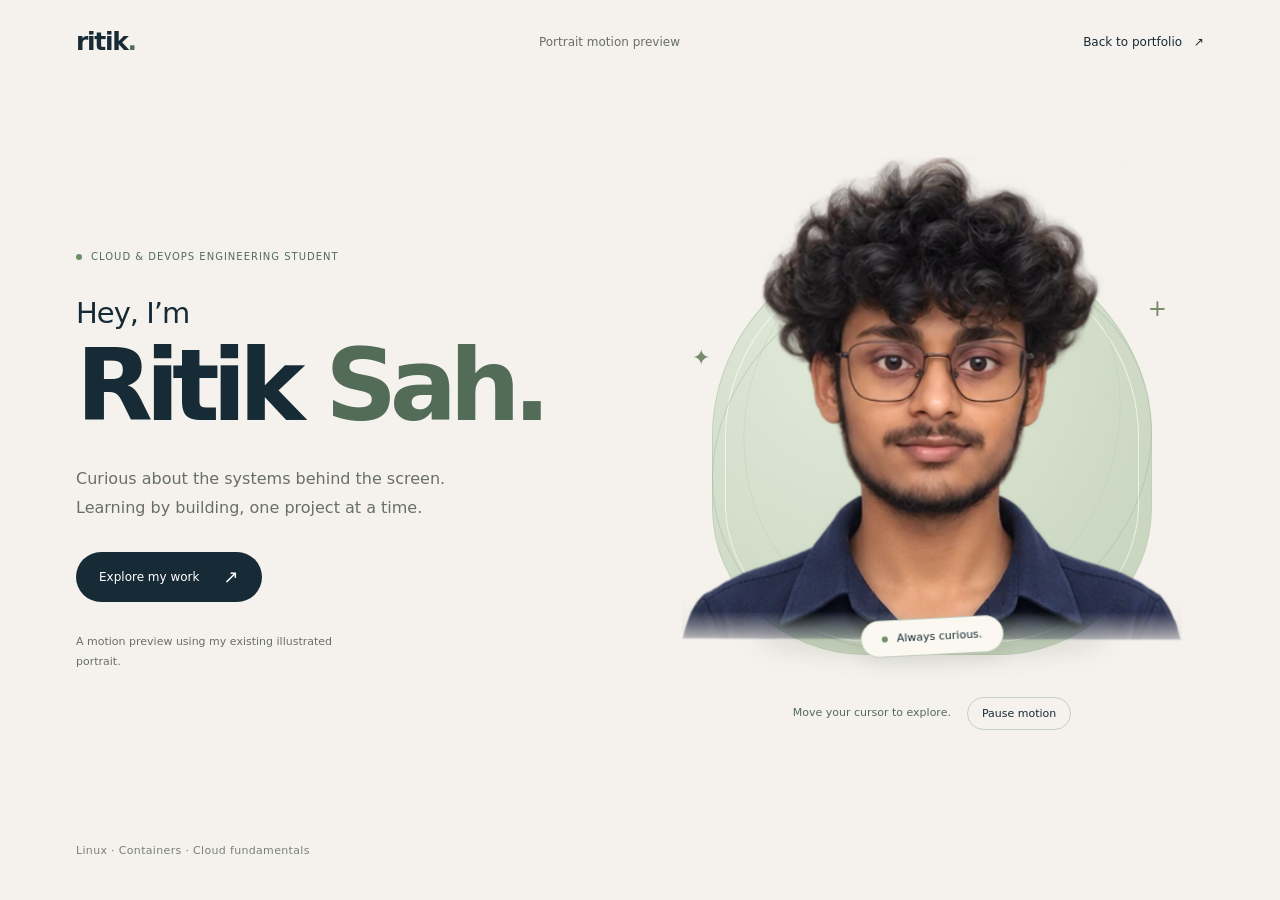
<file: portrait-study/index.html>
<!doctype html>
<html lang="en">
<head>
  <meta charset="utf-8">
  <meta name="viewport" content="width=device-width,initial-scale=1">
  <meta name="robots" content="noindex,nofollow">
  <title>Ritik Sah · Portrait motion preview</title>
  <link rel="stylesheet" href="motion.css">
  <script src="motion.js" defer></script>
</head>
<body>
  <header class="header">
    <a class="brand" href="/">ritik<span>.</span></a>
    <span class="preview-label">Portrait motion preview</span>
    <a class="back" href="/">Back to portfolio <span aria-hidden="true">↗</span></a>
  </header>
  <main>
    <section class="intro" aria-labelledby="title">
      <p class="eyebrow"><span></span> Cloud &amp; DevOps Engineering Student</p>
      <p class="greeting">Hey, I’m</p>
      <h1 id="title">Ritik <em>Sah.</em></h1>
      <p class="description">Curious about the systems behind the screen.<br>Learning by building, one project at a time.</p>
      <a class="project-link" href="/#projects">Explore my work <span aria-hidden="true">↗</span></a>
      <p class="preview-note">A motion preview using my existing illustrated portrait.</p>
    </section>
    <section class="portrait-column" aria-label="Portrait preview">
      <div id="stage" class="stage" data-motion="paused">
        <div class="halo" aria-hidden="true"></div>
        <div class="orbit orbit-one" aria-hidden="true"></div>
        <div class="orbit orbit-two" aria-hidden="true"></div>
        <span class="spark spark-one" aria-hidden="true">✦</span>
        <span class="spark spark-two" aria-hidden="true">+</span>
        <div class="portrait-shadow" aria-hidden="true"></div>
        <div class="portrait-layer">
          <img id="portrait" src="../assets/ritik-avatar-poster.webp" width="418" height="418" fetchpriority="high" decoding="async" alt="Illustrated portrait of Ritik with curly hair, glasses and a navy shirt">
        </div>
        <span class="name-tag" aria-hidden="true"><span></span> Always curious.</span>
      </div>
      <div class="controls">
        <p id="motion-hint">Move your cursor to explore.</p>
        <button id="motion-toggle" type="button" aria-pressed="true" hidden>Play motion</button>
      </div>
      <noscript><p class="noscript-note">The portrait is available with motion turned off.</p></noscript>
    </section>
  </main>
  <footer>Linux · Containers · Cloud fundamentals</footer>
</body>
</html>
</file>
<file: portrait-study/motion.css>
:root{color-scheme:light;--paper:#f5f2ed;--ink:#172b37;--sage:#526c58;--muted:#686f68;--line:#c4cec0}
*{box-sizing:border-box}
body{margin:0;background:var(--paper);color:var(--ink);font-family:Inter,ui-sans-serif,system-ui,-apple-system,BlinkMacSystemFont,"Segoe UI",sans-serif}
a{color:inherit;text-decoration:none}
.header{max-width:1200px;margin:auto;padding:27px 36px;display:flex;align-items:center;justify-content:space-between;gap:20px}
.brand{font-weight:750;font-size:25px;letter-spacing:-1.3px}.brand span{color:var(--sage)}
.preview-label,.back{font-size:12px}.preview-label{color:var(--muted)}.back{white-space:nowrap}.back span{margin-left:8px}
main{max-width:1200px;min-height:calc(100svh - 159px);margin:auto;padding:45px 36px 30px;display:grid;grid-template-columns:minmax(0,1fr) minmax(0,1fr);align-items:center;gap:40px}
.intro,.portrait-column{min-width:0}
.eyebrow{display:flex;align-items:center;gap:9px;font-size:10px;letter-spacing:.10em;text-transform:uppercase;color:var(--sage);line-height:1.6}
.eyebrow span,.name-tag span{width:6px;height:6px;background:#6d8d65;border-radius:50%;flex-shrink:0}
.greeting{margin:31px 0 3px;font-size:29px;letter-spacing:-1px}
h1{margin:0;font-size:clamp(65px,7.8vw,104px);line-height:1.06;letter-spacing:-.075em;font-weight:650}
h1 em{font-style:normal;color:var(--sage)}
.description{font-size:16px;line-height:1.8;color:var(--muted);margin:26px 0 0;max-width:430px}
.project-link{display:inline-flex;align-items:center;gap:24px;margin-top:30px;background:var(--ink);color:#fff;border-radius:40px;padding:16px 23px;font-size:12px}
.project-link span{font-size:18px;line-height:1}.project-link:hover{background:#2b4452}
.preview-note{max-width:300px;margin-top:30px;font-size:11px;line-height:1.8;color:var(--muted)}
.stage{position:relative;width:100%;max-width:500px;aspect-ratio:1;margin:auto;isolation:isolate;perspective:1100px;--mx:0;--my:0;--float:0px;--tilt:0deg;--shift-x:0px;--shift-y:0px;--rx:0deg;--ry:0deg}
.halo{position:absolute;inset:9% 6% 7%;border:1px solid #c2d0b8;border-radius:48% 48% 35% 35%;background:radial-gradient(ellipse at 33% 20%,#e4ebdc,#c4d2bb);transform:translate(calc(var(--mx)*-4px),calc(var(--my)*-3px));}
.halo:after{content:"";position:absolute;inset:12px;border:1px solid #ffffffa6;border-radius:inherit}
.orbit{position:absolute;border:1px solid #9daf9566;border-radius:50%;pointer-events:none}
.orbit-one{inset:15% 5% 9%;transform:rotate(-23deg) translate(calc(var(--mx)*-6px),calc(var(--my)*-4px))}
.orbit-two{inset:5% 13% 12%;transform:rotate(23deg) translate(calc(var(--mx)*3px),calc(var(--my)*3px));border-color:#b8c5ae55}
.portrait-shadow{position:absolute;left:15%;right:15%;height:7%;bottom:7%;border-radius:50%;background:#30412d26;filter:blur(12px);transform:translateX(calc(var(--mx)*5px))}
.portrait-layer{position:absolute;inset:0;transform-origin:50% 83%;transform:translate3d(var(--shift-x),calc(var(--float) + var(--shift-y)),0) rotateX(var(--rx)) rotateY(var(--ry)) rotateZ(var(--tilt));backface-visibility:hidden}
.portrait-layer img{position:absolute;display:block;width:100%;height:auto;left:0;bottom:7%;mask-image:linear-gradient(#000 91%,transparent 99%);-webkit-mask-image:linear-gradient(#000 91%,transparent 99%);pointer-events:none;user-select:none;-webkit-user-drag:none}
.stage[data-motion="playing"] .portrait-layer{will-change:transform}
.spark{position:absolute;font-size:22px;color:#778c6b;transform:translate(calc(var(--mx)*-9px),calc(var(--my)*-7px));z-index:2}
.spark-one{left:2%;top:31%}.spark-two{right:3%;top:21%;font-size:23px}
.name-tag{position:absolute;bottom:7%;left:50%;z-index:3;transform:translate(-50%,0) rotate(-3deg);display:flex;align-items:center;gap:9px;padding:11px 20px;border:1px solid var(--line);border-radius:30px;background:#faf8f0;box-shadow:0 8px 20px #2a402212;font-size:11px;white-space:nowrap}
.controls{display:flex;align-items:center;justify-content:center;gap:16px;flex-wrap:wrap;margin-top:4px;min-height:38px;text-align:center;color:var(--sage);font-size:11px}
.controls p{margin:0;line-height:1.6}.controls button{padding:9px 14px;border:1px solid var(--line);border-radius:30px;background:transparent;color:var(--ink);font:inherit;cursor:pointer;white-space:nowrap}
.controls button:hover{background:#e8eddf}.controls button:disabled{cursor:default}
a:focus-visible,button:focus-visible{outline:3px solid #667f61;outline-offset:5px}
footer{max-width:1200px;margin:auto;padding:20px 36px 28px;color:#788174;font-size:11px;letter-spacing:.03em}
.noscript-note{font-size:11px;text-align:center;color:var(--muted)}
@media(max-width:760px){.header{padding:23px 24px}.preview-label{display:none}main{grid-template-columns:minmax(0,1fr);padding:24px 24px 14px;gap:28px;min-height:0}.intro{max-width:510px;width:100%;margin:auto}h1{font-size:clamp(64px,17vw,96px)}.greeting{margin-top:22px;font-size:25px}.description{font-size:15px;margin-top:20px}.project-link{margin-top:23px}.preview-note{margin-top:20px;max-width:100%}.stage{max-width:470px}.controls{margin-top:0}footer{padding:26px 24px;text-align:center}}
@media(prefers-reduced-motion:reduce){.portrait-layer,.halo,.orbit,.spark,.portrait-shadow{transform:none!important}.orbit-one{transform:rotate(-23deg)!important}.orbit-two{transform:rotate(23deg)!important}}
</file>
